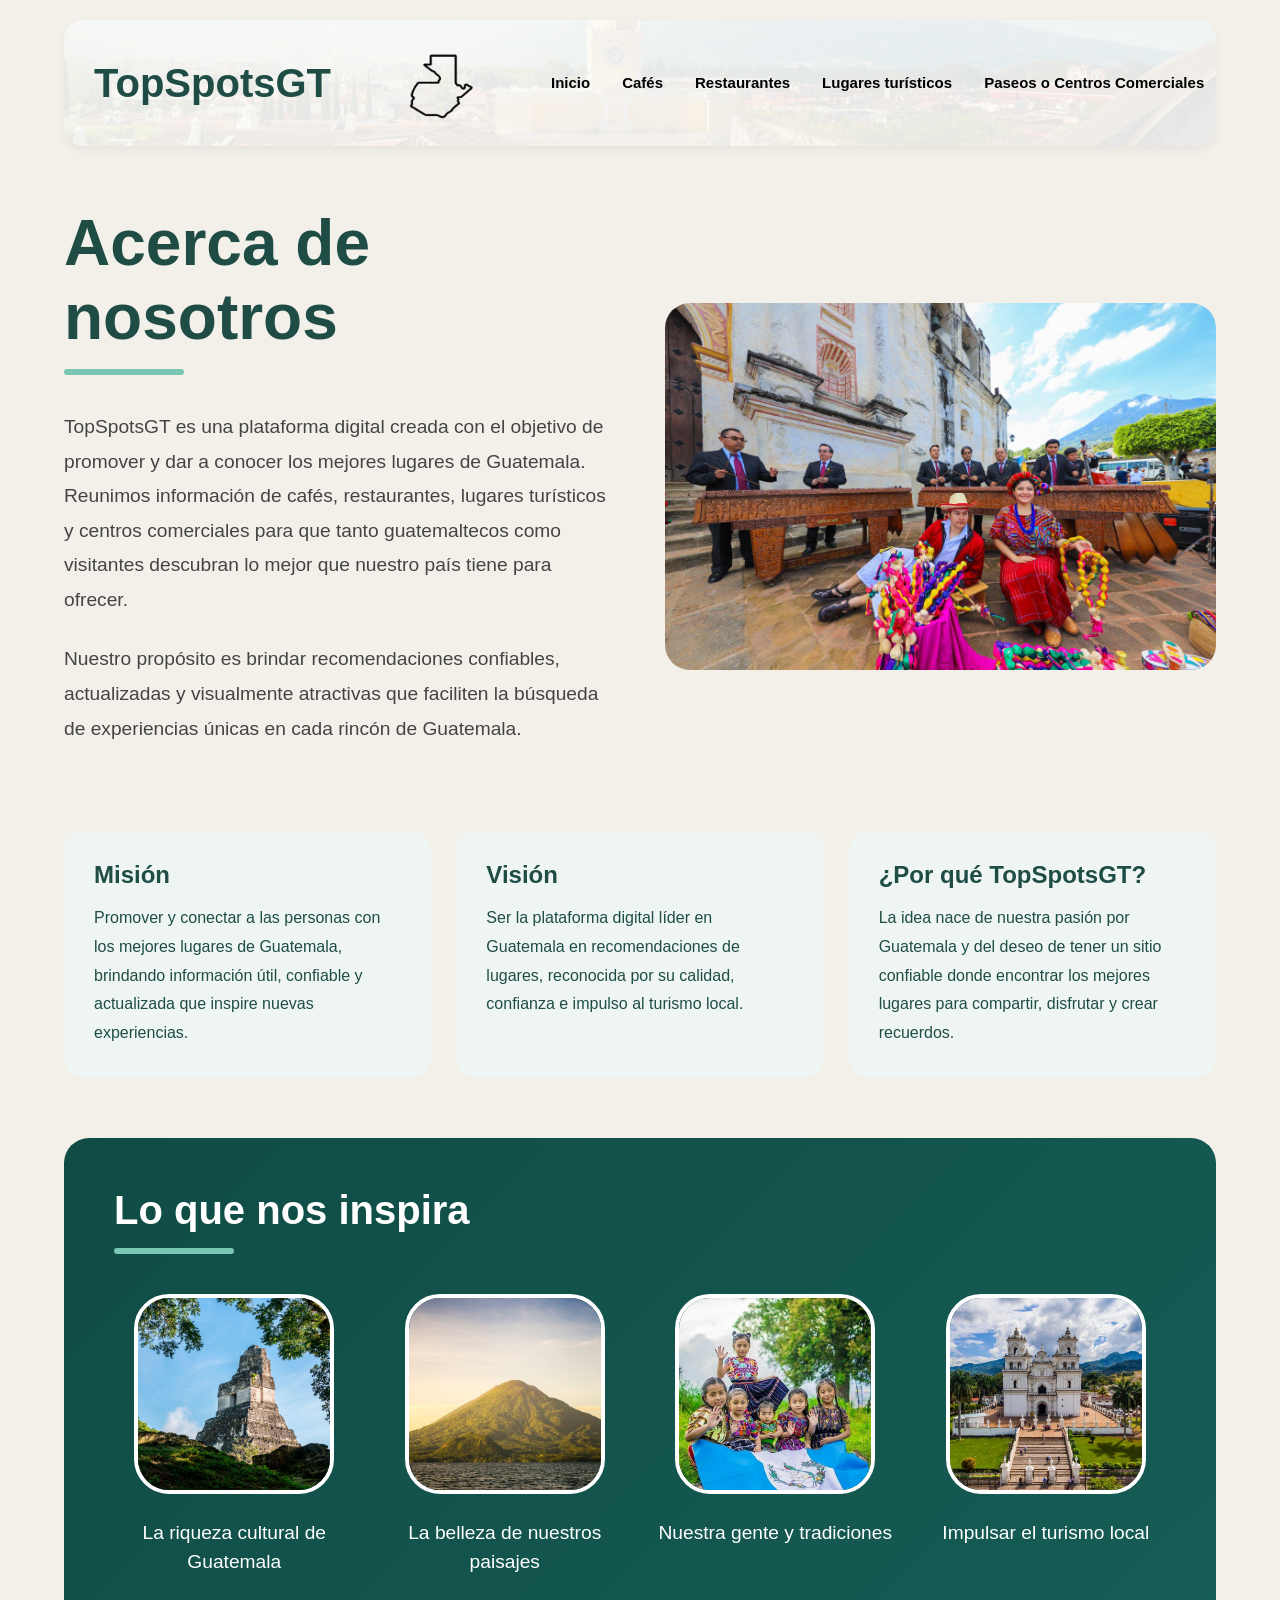
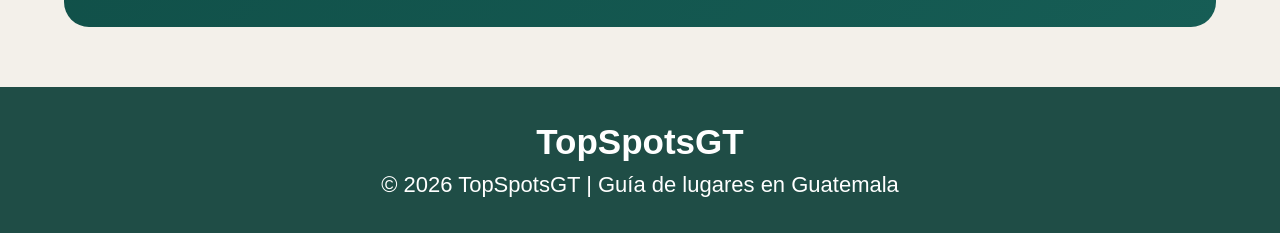
<file: acerca.html>
<!DOCTYPE html>
<html lang="es">

<head>

    <meta charset="UTF-8">

    <meta name="viewport" content="width=device-width, initial-scale=1.0">

    <title>Acerca de nosotros | TopSpotsGT</title>

    <link rel="stylesheet" href="style.css">

</head>

<body>

<nav>

    <div class="logo">

        TopSpotsGT

        <img src="img/Guatemala logo.png" alt="Guatemala">

    </div>

    <ul>

        <li><a href="index.html">Inicio</a></li>

        <li><a href="cafes.html">Cafés</a></li>

        <li><a href="restaurantes.html">Restaurantes</a></li>

        <li><a href="turismo.html">Lugares turísticos</a></li>

        <li><a href="comerciales.html">Paseos o Centros Comerciales</a></li>

        <li><a href="acerca.html" class="active">Acerca de nosotros</a></li>


    </ul>

</nav>

<section class="about-hero">

    <div class="about-text">

        <h1>Acerca de nosotros</h1>

        <div class="line"></div>

        <p>
            TopSpotsGT es una plataforma digital creada con el objetivo de promover y dar a conocer los mejores lugares de Guatemala.
            Reunimos información de cafés, restaurantes, lugares turísticos y centros comerciales para que tanto guatemaltecos como visitantes descubran lo mejor que nuestro país tiene para ofrecer.
        </p>

        <p>
            Nuestro propósito es brindar recomendaciones confiables, actualizadas y visualmente atractivas que faciliten la búsqueda de experiencias únicas en cada rincón de Guatemala.
        </p>

    </div>

    <div class="about-image">

        <img src="img/acerca.jpg" alt="Acerca de nosotros">

    </div>

</section>

<section class="about-cards">

    <div class="about-card">

        <h2>Misión</h2>

        <p>
            Promover y conectar a las personas con los mejores lugares de Guatemala, brindando información útil, confiable y actualizada que inspire nuevas experiencias.
        </p>

    </div>

    <div class="about-card">

        <h2>Visión</h2>

        <p>
            Ser la plataforma digital líder en Guatemala en recomendaciones de lugares, reconocida por su calidad, confianza e impulso al turismo local.
        </p>

    </div>

    <div class="about-card">

        <h2>¿Por qué TopSpotsGT?</h2>

        <p>
            La idea nace de nuestra pasión por Guatemala y del deseo de tener un sitio confiable donde encontrar los mejores lugares para compartir, disfrutar y crear recuerdos.
        </p>

    </div>

</section>

<section class="inspiration">

    <h2>Lo que nos inspira</h2>

    <div class="line"></div>

    <div class="inspiration-grid">

        <div class="inspiration-item">

            <img src="img/cultura.jpg" alt="Cultura de Guatemala" class="inspire-img">

            <p>
                La riqueza cultural de Guatemala
            </p>

        </div>

        <div class="inspiration-item">

            <img src="img/paisaje.jpg" alt="Paisajes de Guatemala" class="inspire-img">

            <p>
                La belleza de nuestros paisajes
            </p>

        </div>

        <div class="inspiration-item">

            <img src="img/tradicion.jpg" alt="Tradiciones de Guatemala" class="inspire-img">

            <p>
                Nuestra gente y tradiciones
            </p>

        </div>

        <div class="inspiration-item">

            <img src="img/turistico.jpg" alt="Turismo en Guatemala" class="inspire-img">

            <p>
                Impulsar el turismo local
            </p>

        </div>

    </div>

</section>

<footer>

    <h3>
        TopSpotsGT
    </h3>

    <p>
        © 2026 TopSpotsGT | Guía de lugares en Guatemala
    </p>

</footer>

</body>

</html>
</file>
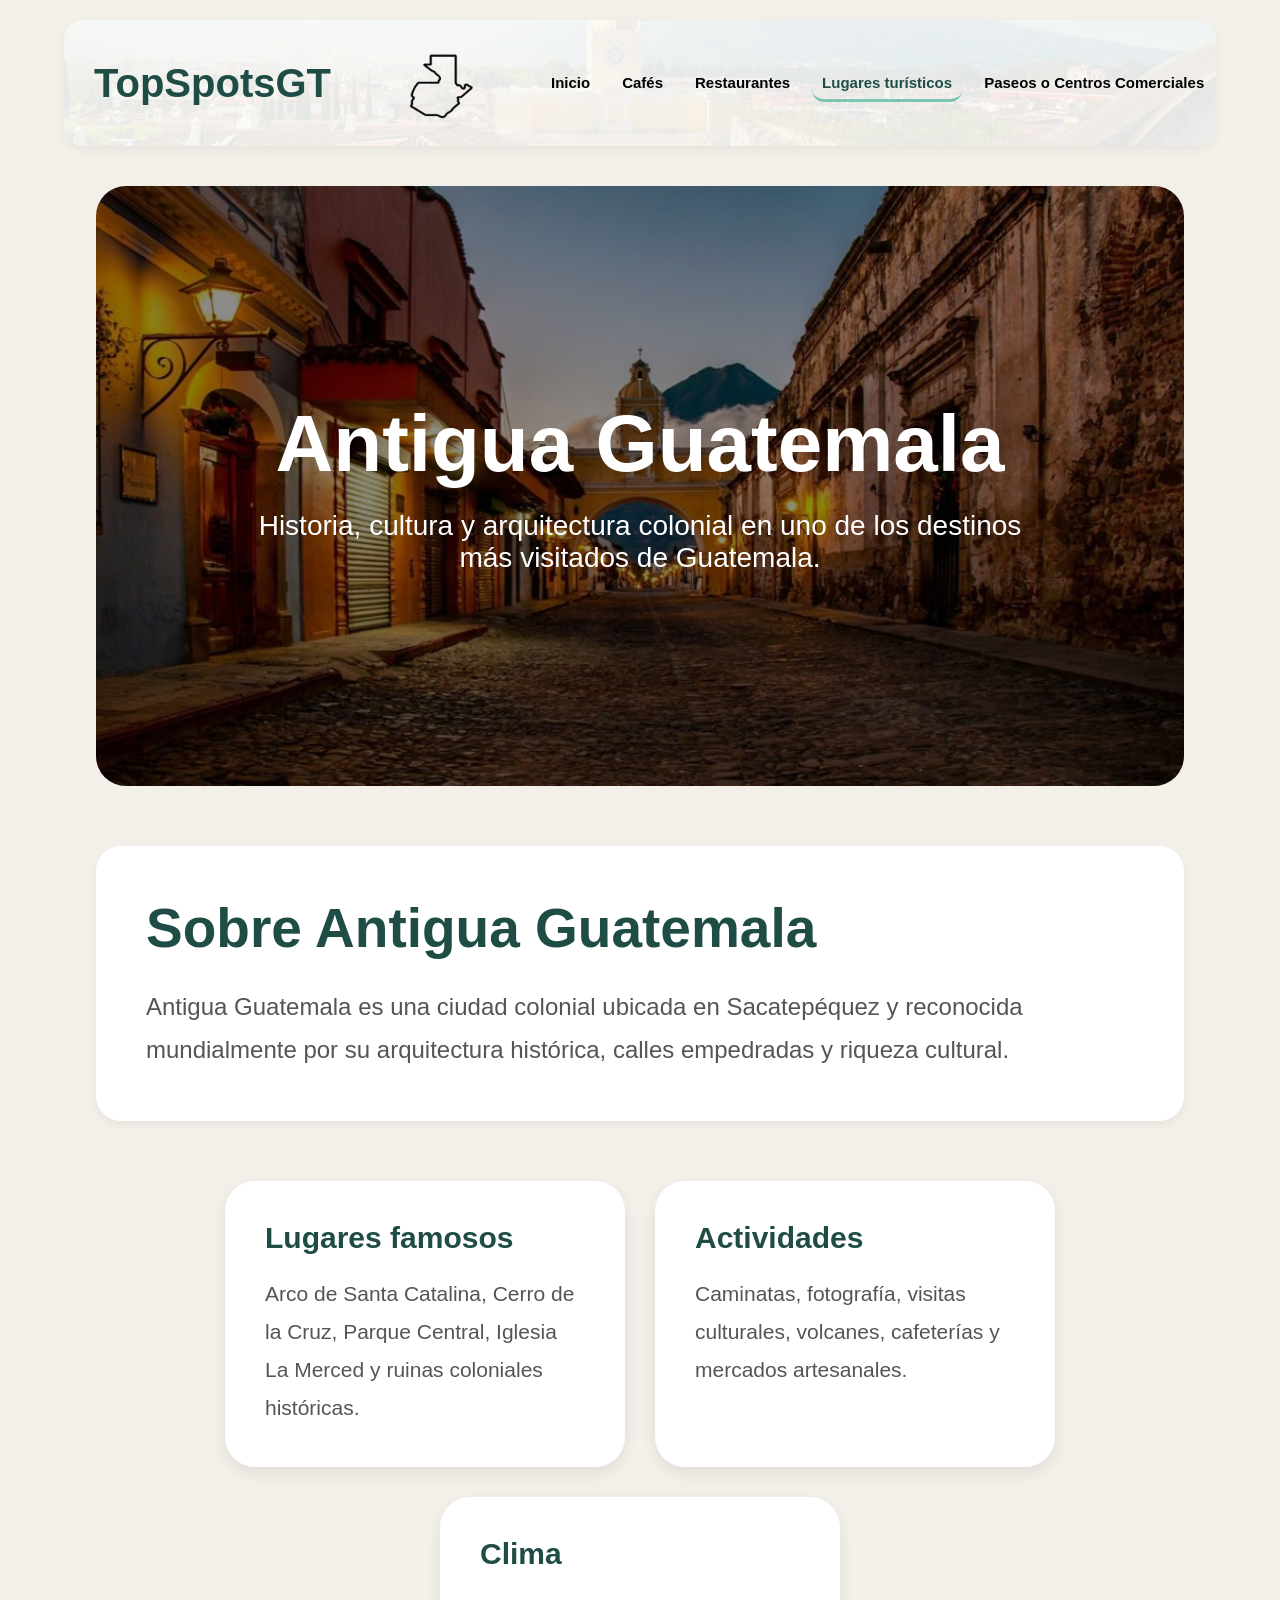
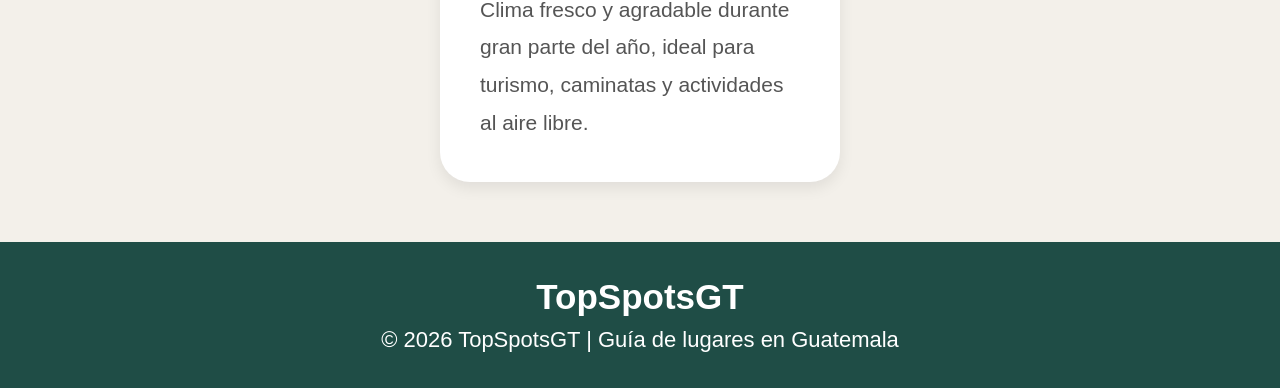
<file: antigua.html>
<!DOCTYPE html>
<html lang="es">

<head>

    <meta charset="UTF-8">

    <meta name="viewport" content="width=device-width, initial-scale=1.0">

    <title>Antigua Guatemala | TopSpotsGT</title>

    <link rel="stylesheet" href="style.css">

</head>

<body>

<nav>

    <div class="logo">

        TopSpotsGT

        <img src="img/Guatemala logo.png" alt="Guatemala">

    </div>

    <ul>

        <li><a href="index.html">Inicio</a></li>

        <li><a href="cafes.html">Cafés</a></li>

        <li><a href="restaurantes.html">Restaurantes</a></li>

        <li><a href="turismo.html" class="active">Lugares turísticos</a></li>

        <li><a href="comerciales.html">Paseos o Centros Comerciales</a></li>

        <li><a href="acerca.html">Acerca de nosotros</a></li>

    </ul>

</nav>
<section class="tourism-hero antigua-bg">

    <div class="tourism-overlay">

        <h1>
            Antigua Guatemala
        </h1>

        <p>
            Historia, cultura y arquitectura colonial
            en uno de los destinos más visitados de Guatemala.
        </p>

    </div>

</section>

<section class="info-section">

    <h2>
        Sobre Antigua Guatemala
    </h2>

    <p>
        Antigua Guatemala es una ciudad colonial
        ubicada en Sacatepéquez
        y reconocida mundialmente
        por su arquitectura histórica,
        calles empedradas
        y riqueza cultural.
    </p>

</section>

<section class="cards-section">

    <div class="mini-card">

        <h3>
            Lugares famosos
        </h3>

        <p>
            Arco de Santa Catalina,
            Cerro de la Cruz,
            Parque Central,
            Iglesia La Merced
            y ruinas coloniales históricas.
        </p>

    </div>

    <div class="mini-card">

        <h3>
            Actividades
        </h3>

        <p>
            Caminatas,
            fotografía,
            visitas culturales,
            volcanes,
            cafeterías
            y mercados artesanales.
        </p>

    </div>

    <div class="mini-card">

        <h3>
            Clima
        </h3>

        <p>
            Clima fresco y agradable
            durante gran parte del año,
            ideal para turismo,
            caminatas y actividades al aire libre.
        </p>

    </div>

</section>

<footer>

    <h3>
        TopSpotsGT
    </h3>

    <p>
        © 2026 TopSpotsGT | Guía de lugares en Guatemala
    </p>

</footer>

</body>
</html>
</file>
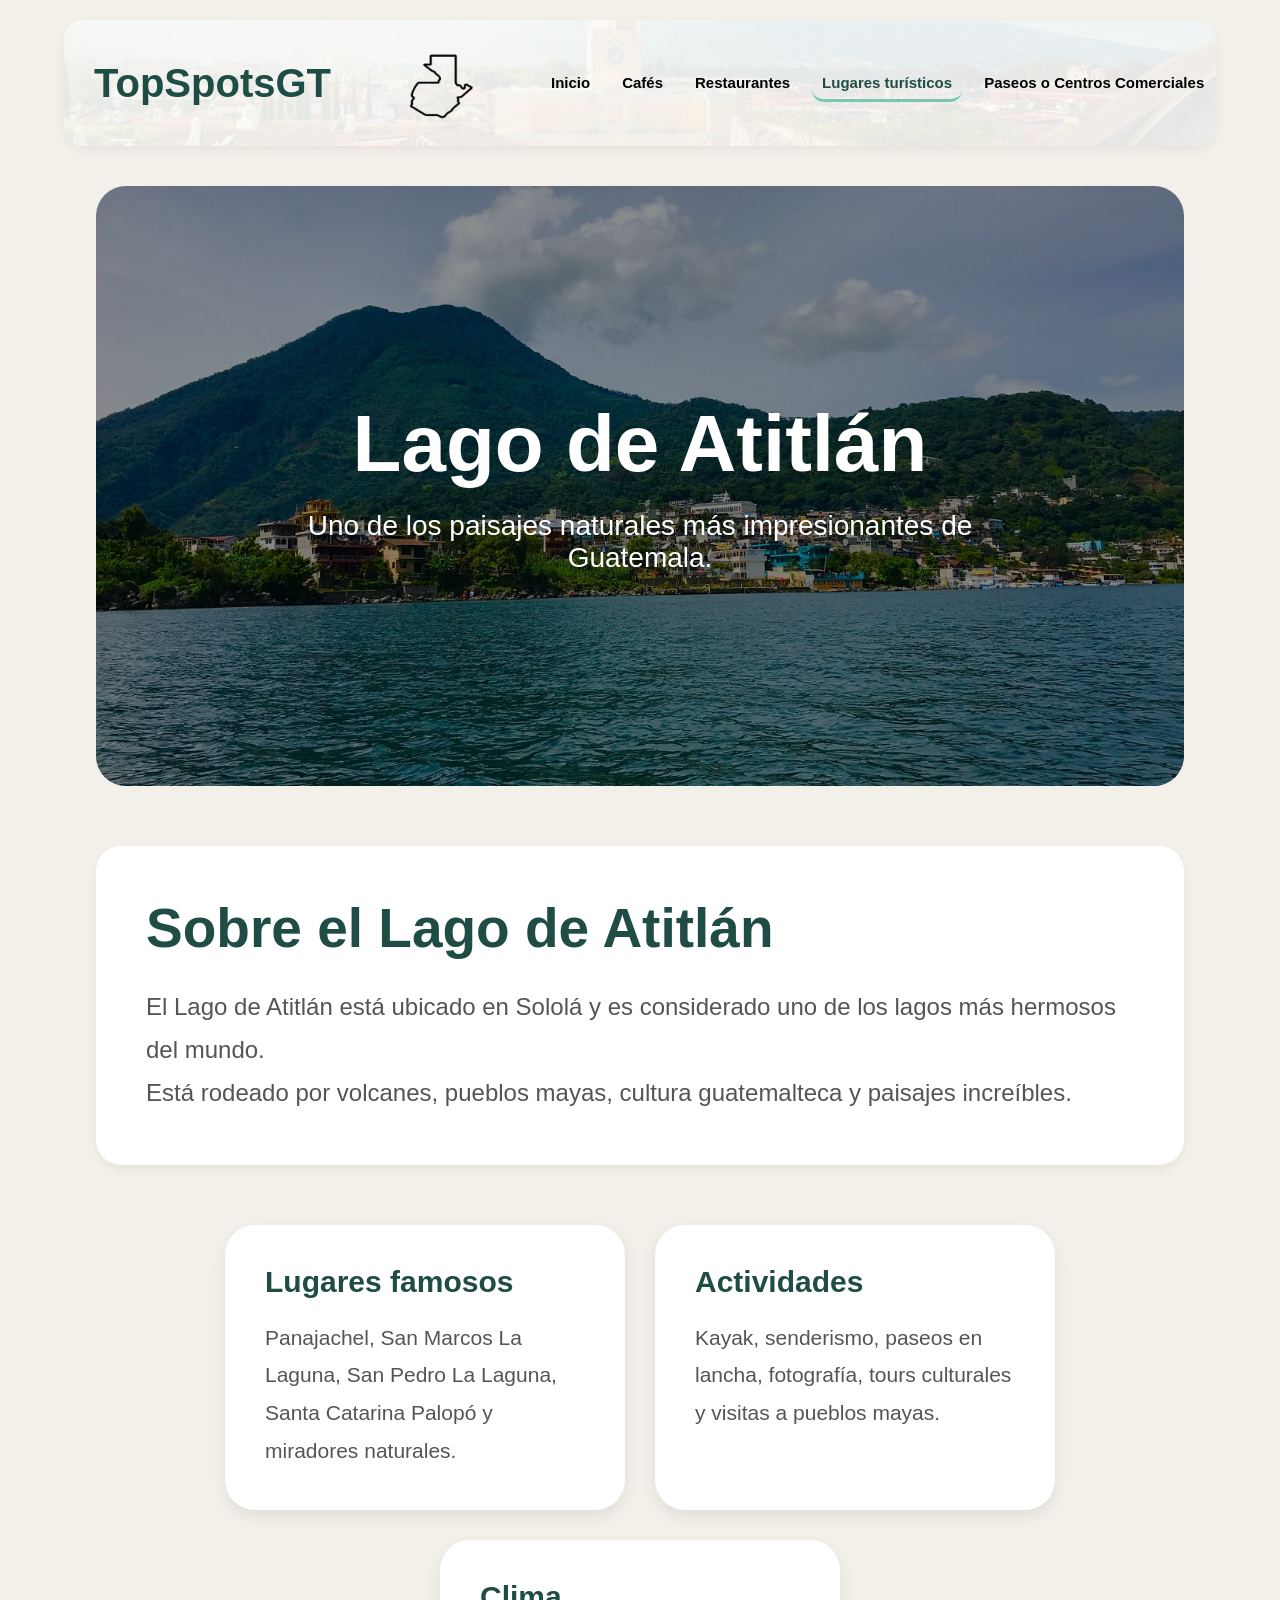
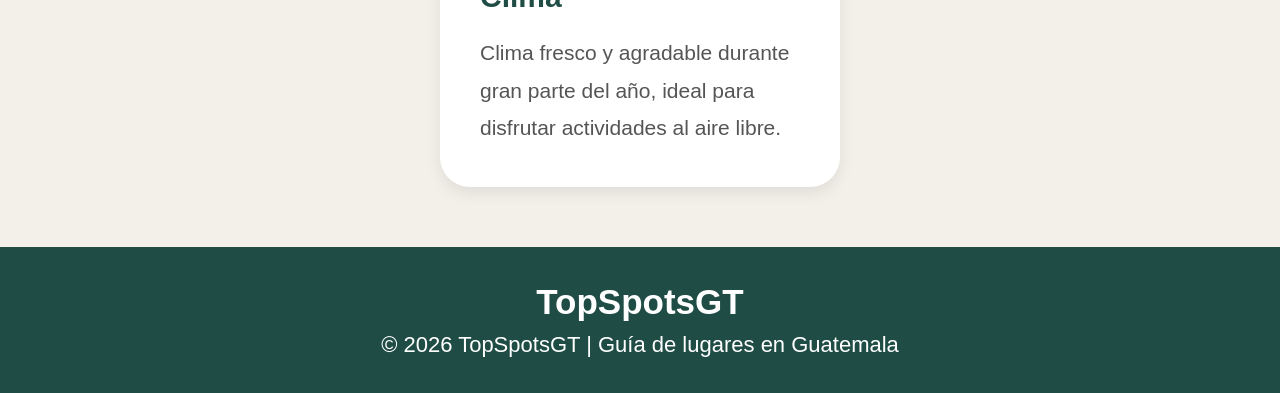
<file: atitlan.html>
<!DOCTYPE html>
<html lang="es">

<head>

    <meta charset="UTF-8">

    <meta name="viewport" content="width=device-width, initial-scale=1.0">

    <title>Lago de Atitlán | TopSpotsGT</title>

    <link rel="stylesheet" href="style.css">

</head>

<body>

<nav>

    <div class="logo">

        TopSpotsGT

        <img src="img/Guatemala logo.png" alt="Guatemala">

    </div>

    <ul>

        <li><a href="index.html">Inicio</a></li>

        <li><a href="cafes.html">Cafés</a></li>

        <li><a href="restaurantes.html">Restaurantes</a></li>

        <li><a href="turismo.html" class="active">Lugares turísticos</a></li>

        <li><a href="comerciales.html">Paseos o Centros Comerciales</a></li>

        <li><a href="acerca.html">Acerca de nosotros</a></li>

    </ul>

</nav>

<section class="tourism-hero atitlan-bg">

    <div class="tourism-overlay">

        <h1>
            Lago de Atitlán
        </h1>

        <p>
            Uno de los paisajes naturales
            más impresionantes de Guatemala.
        </p>

    </div>

</section>

<section class="info-section">

    <h2>
        Sobre el Lago de Atitlán
    </h2>

    <p>
        El Lago de Atitlán está ubicado en Sololá
        y es considerado uno de los lagos
        más hermosos del mundo.
    </p>

    <p>
        Está rodeado por volcanes,
        pueblos mayas,
        cultura guatemalteca
        y paisajes increíbles.
    </p>

</section>

<section class="cards-section">

    <div class="mini-card">

        <h3>
            Lugares famosos
        </h3>

        <p>
            Panajachel,
            San Marcos La Laguna,
            San Pedro La Laguna,
            Santa Catarina Palopó
            y miradores naturales.
        </p>

    </div>

    <div class="mini-card">

        <h3>
            Actividades
        </h3>

        <p>
            Kayak,
            senderismo,
            paseos en lancha,
            fotografía,
            tours culturales
            y visitas a pueblos mayas.
        </p>

    </div>

    <div class="mini-card">

        <h3>
            Clima
        </h3>

        <p>
            Clima fresco y agradable
            durante gran parte del año,
            ideal para disfrutar
            actividades al aire libre.
        </p>

    </div>

</section>

<footer>

    <h3>
        TopSpotsGT
    </h3>

    <p>
        © 2026 TopSpotsGT | Guía de lugares en Guatemala
    </p>

</footer>

</body>
</html>
</file>
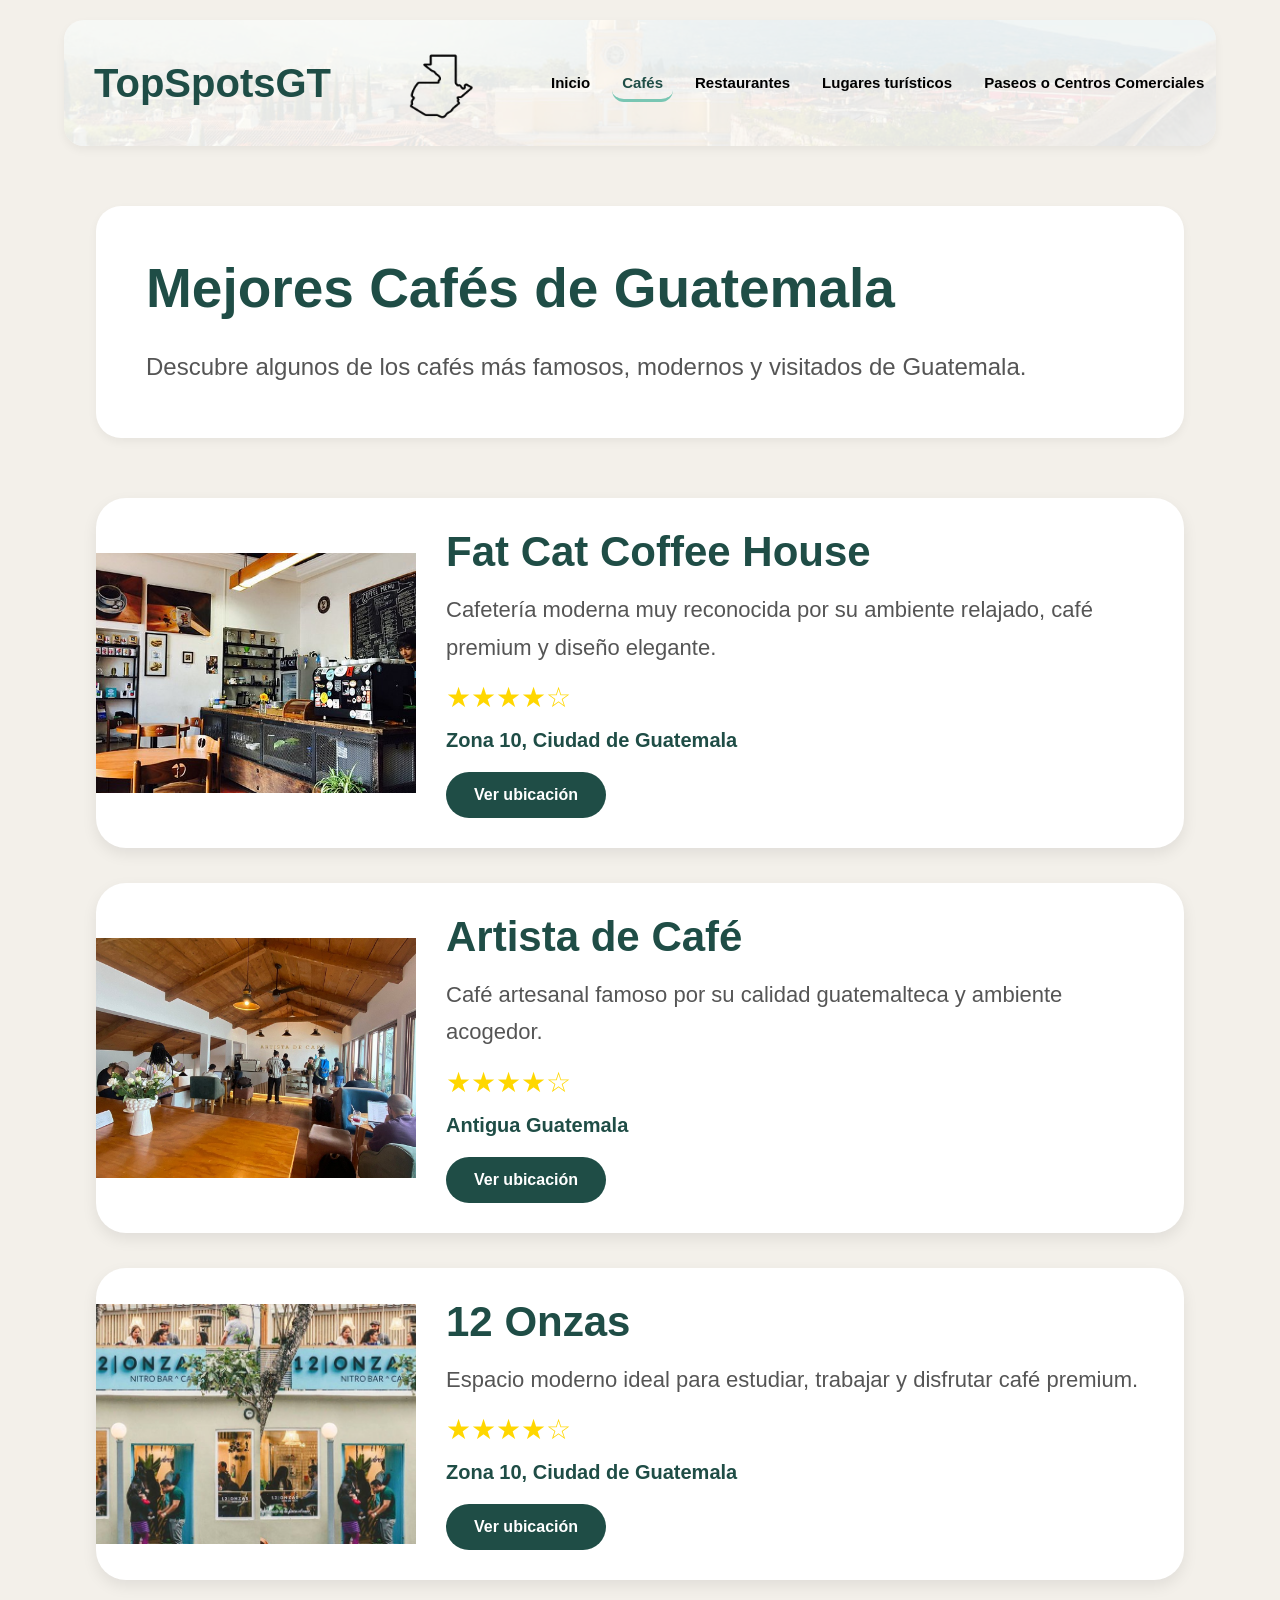
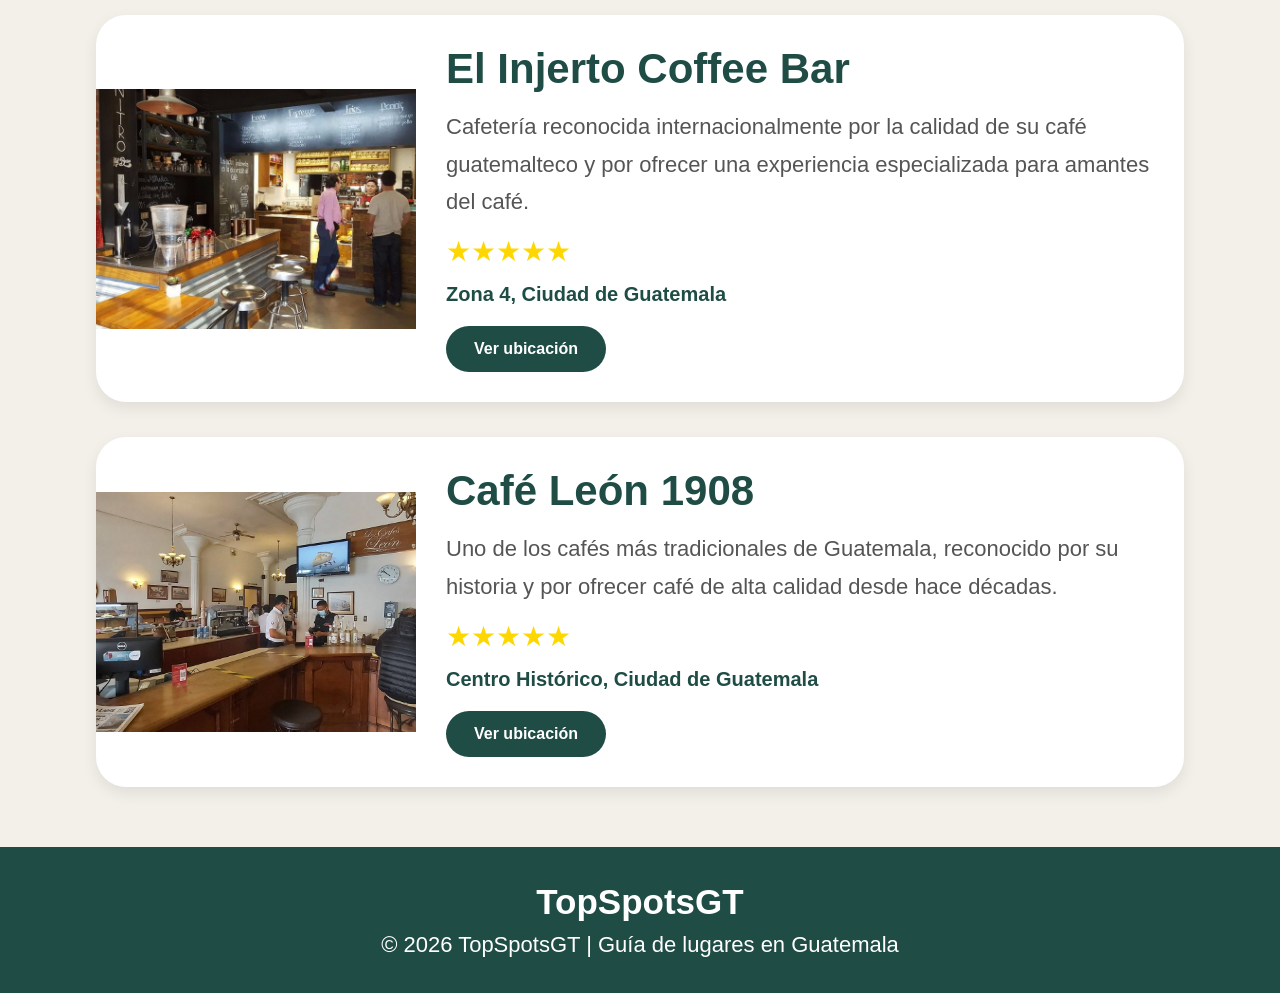
<file: cafes.html>
<!DOCTYPE html>
<html lang="es">

<head>

    <meta charset="UTF-8">

    <meta name="viewport" content="width=device-width, initial-scale=1.0">

    <title>Cafés | TopSpotsGT</title>

    <link rel="stylesheet" href="style.css">

</head>

<body>

<nav>

    <div class="logo">

        TopSpotsGT

        <img src="img/Guatemala logo.png" alt="Guatemala">

    </div>

    <ul>

        <li><a href="index.html">Inicio</a></li>

       <li><a href="cafes.html" class="active">Cafés</a></li>

        <li><a href="restaurantes.html">Restaurantes</a></li>

        <li><a href="turismo.html">Lugares turísticos</a></li>

        <li><a href="comerciales.html">Paseos o Centros Comerciales</a></li>

        <li><a href="acerca.html">Acerca de nosotros</a></li>

    </ul>

</nav>

<section class="info-section">

    <h2>
        Mejores Cafés de Guatemala
    </h2>

    <p>
        Descubre algunos de los cafés más famosos,
        modernos y visitados de Guatemala.
    </p>

</section>

<section class="list-section">

    <div class="place-row">

        <img src="img/fat.jpg">

        <div class="place-info">

            <h2>
                Fat Cat Coffee House
            </h2>

            <p>
                Cafetería moderna muy reconocida
                por su ambiente relajado,
                café premium y diseño elegante.
            </p>

            <div class="place-stars">
                ★★★★☆
            </div>

            <div class="place-address">
                Zona 10, Ciudad de Guatemala
            </div>

            <a class="location-btn"
            href="https://www.google.com/maps/search/?api=1&query=Fat+Cat+Coffee+House+Guatemala"
            target="_blank">

                Ver ubicación

            </a>

        </div>

    </div>

    <div class="place-row">

        <img src="img/artista.jpg">

        <div class="place-info">

            <h2>
                Artista de Café
            </h2>

            <p>
                Café artesanal famoso
                por su calidad guatemalteca
                y ambiente acogedor.
            </p>

            <div class="place-stars">
                ★★★★☆
            </div>

            <div class="place-address">
                Antigua Guatemala
            </div>

            <a class="location-btn"
            href="https://www.google.com/maps/search/?api=1&query=Artista+de+Cafe+Antigua+Guatemala"
            target="_blank">

                Ver ubicación

            </a>

        </div>

    </div>

    <div class="place-row">

        <img src="img/12.jpg">

        <div class="place-info">

            <h2>
                12 Onzas
            </h2>

            <p>
                Espacio moderno ideal
                para estudiar, trabajar
                y disfrutar café premium.
            </p>

            <div class="place-stars">
                ★★★★☆
            </div>

            <div class="place-address">
                Zona 10, Ciudad de Guatemala
            </div>

            <a class="location-btn"
            href="https://maps.app.goo.gl/1oBot3U8PCG8Z4TZ6"
            target="_blank">

                Ver ubicación

            </a>

        </div>

    </div>

    <div class="place-row">

    <img src="img/injerto.jpg">

    <div class="place-info">

        <h2>
            El Injerto Coffee Bar
        </h2>

        <p>
            Cafetería reconocida internacionalmente por la calidad de su café guatemalteco y por ofrecer una experiencia especializada para amantes del café.
        </p>

        <div class="place-stars">
            ★★★★★
        </div>

        <div class="place-address">
            Zona 4, Ciudad de Guatemala
        </div>

        <a class="location-btn"
        href="https://www.google.com/maps/search/?api=1&query=El+Injerto+Coffee+Bar+Guatemala"
        target="_blank">

            Ver ubicación

        </a>

    </div>

</div>

<div class="place-row">

    <img src="img/leon.jpg">

    <div class="place-info">

        <h2>
            Café León 1908
        </h2>

        <p>
            Uno de los cafés más tradicionales de Guatemala, reconocido por su historia y por ofrecer café de alta calidad desde hace décadas.
        </p>

        <div class="place-stars">
            ★★★★★
        </div>

        <div class="place-address">
            Centro Histórico, Ciudad de Guatemala
        </div>

        <a class="location-btn"
        href="https://www.google.com/maps/place/Caf%C3%A9+Le%C3%B3n/@14.6090482,-90.5277394,14z/data=!3m1!5s0x8589a216a64aff39:0x57c73957071a7425!4m6!3m5!1s0x8589a216a63481b3:0xc8da45babb0c813d!8m2!3d14.6398581!4d-90.5118159!16s%2Fg%2F1ptzg41ny?entry=ttu&g_ep=EgoyMDI2MDUyNy4wIKXMDSoASAFQAw%3D%3D"
        target="_blank">

            Ver ubicación

        </a>

    </div>

</div>

</section>

<footer>

    <h3>
        TopSpotsGT
    </h3>

    <p>
        © 2026 TopSpotsGT | Guía de lugares en Guatemala
    </p>

</footer>

</body>
</html>
</file>
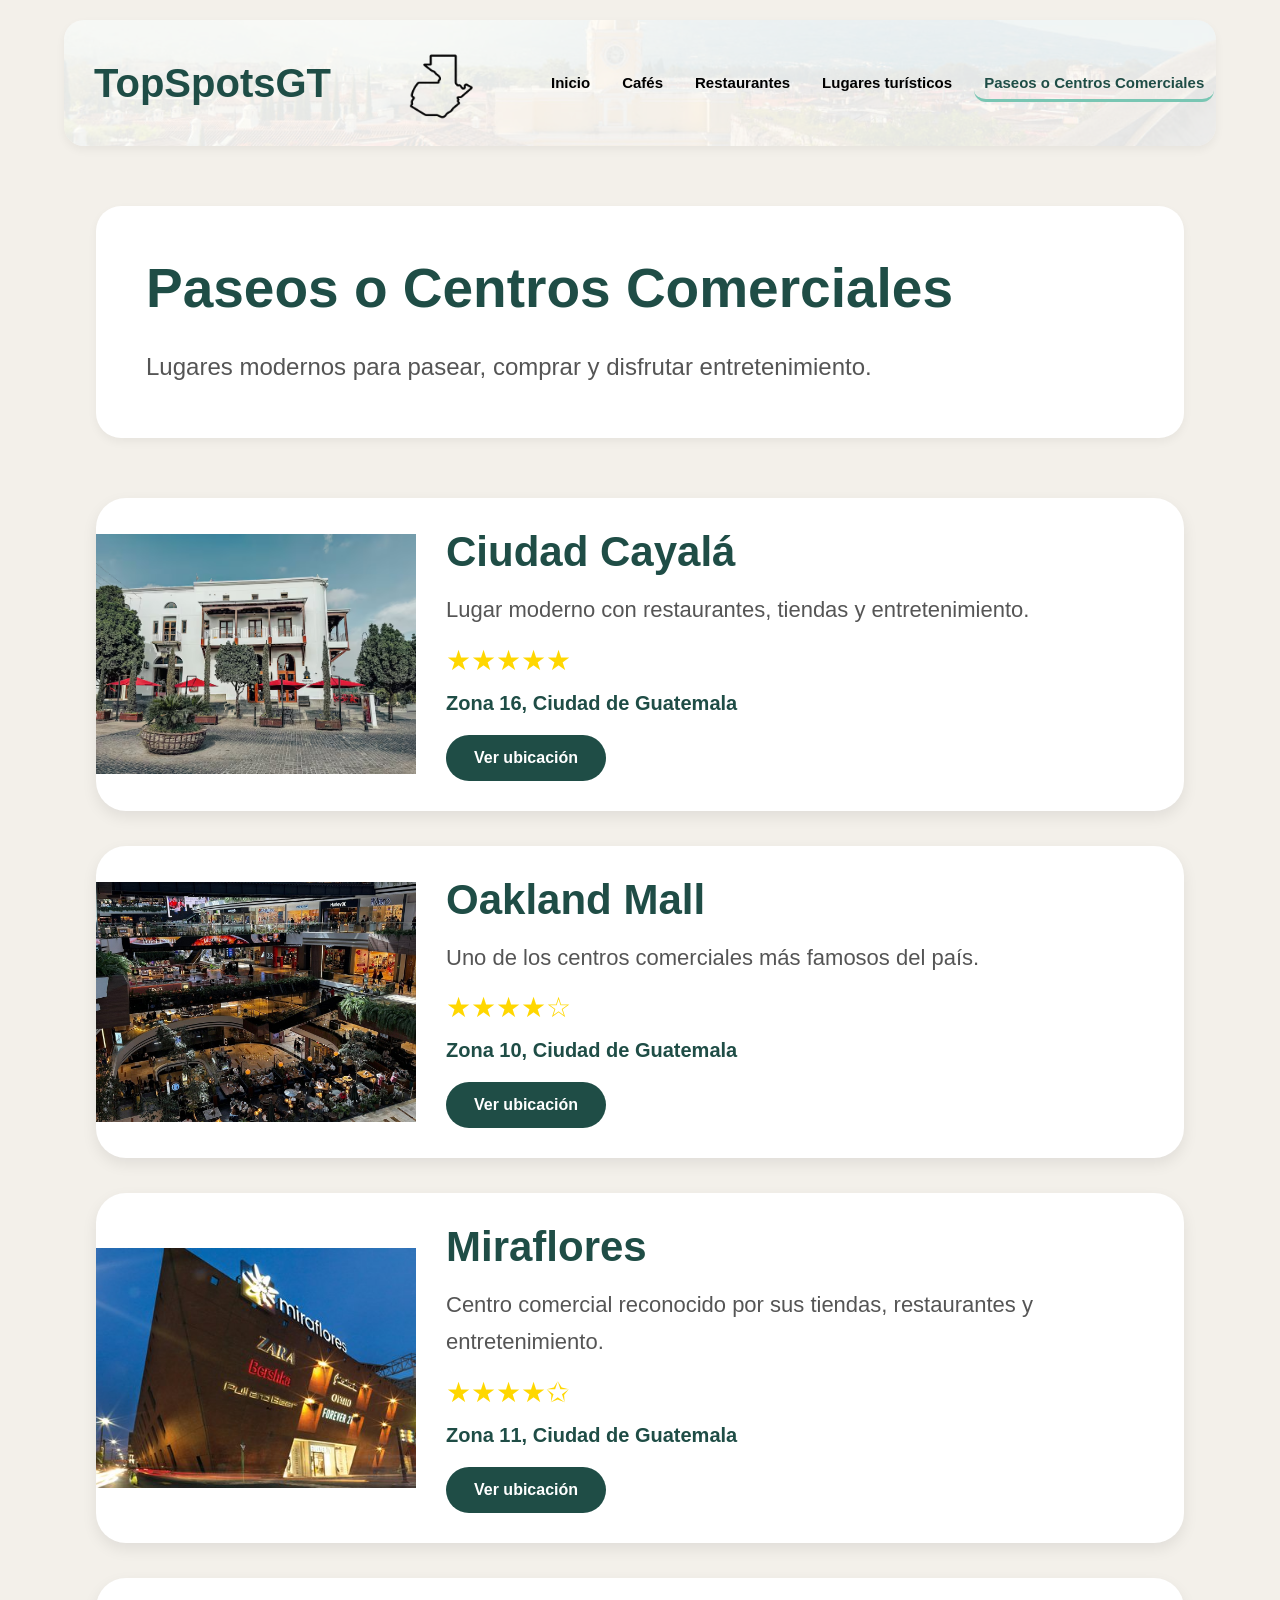
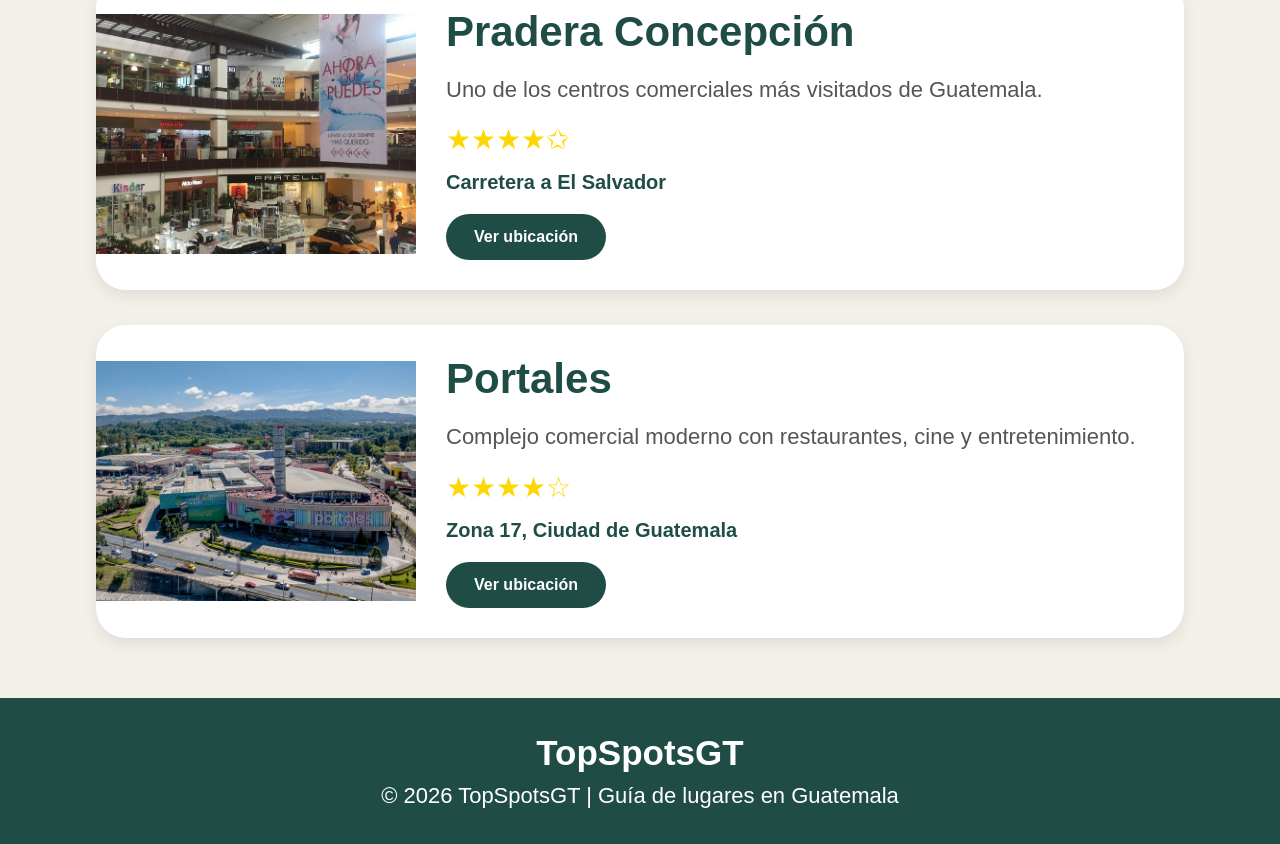
<file: comerciales.html>
<!DOCTYPE html>
<html lang="es">

<head>
    <meta charset="UTF-8">
    <meta name="viewport" content="width=device-width, initial-scale=1.0">
    <title>Paseos o Centros Comerciales | TopSpotsGT</title>
    <link rel="stylesheet" href="style.css">
</head>

<body>

<nav>

    <div class="logo">

        TopSpotsGT

        <img src="img/Guatemala logo.png" alt="Guatemala">

    </div>

    <ul>

        <li><a href="index.html">Inicio</a></li>

        <li><a href="cafes.html">Cafés</a></li>

        <li><a href="restaurantes.html">Restaurantes</a></li>

        <li><a href="turismo.html">Lugares turísticos</a></li>

        <li><a href="comerciales.html"class="active">Paseos o Centros Comerciales</a></li>

        <li><a href="acerca.html">Acerca de nosotros</a></li>

    </ul>

</nav>

<section class="info-section">

    <h2>
        Paseos o Centros Comerciales
    </h2>

    <p>
        Lugares modernos para pasear, comprar y disfrutar entretenimiento.
    </p>

</section>

<section class="list-section">

    <div class="place-row">

        <img src="img/cayala.jpg">

        <div class="place-info">

            <h2>
                Ciudad Cayalá
            </h2>

            <p>
                Lugar moderno con restaurantes, tiendas y entretenimiento.
            </p>

            <div class="place-stars">
                ★★★★★
            </div>

            <div class="place-address">
                Zona 16, Ciudad de Guatemala
            </div>

            <a class="location-btn"
            href="https://www.google.com/maps/search/?api=1&query=Ciudad+Cayala+Zona+16"
            target="_blank">

                Ver ubicación

            </a>

        </div>

    </div>

    <div class="place-row">

        <img src="img/oakland.jpg">

        <div class="place-info">

            <h2>
                Oakland Mall
            </h2>

            <p>
                Uno de los centros comerciales más famosos del país.
            </p>

            <div class="place-stars">
                ★★★★☆
            </div>

            <div class="place-address">
                Zona 10, Ciudad de Guatemala
            </div>

            <a class="location-btn"
            href="https://www.google.com/maps/search/?api=1&query=Oakland+Mall+Guatemala"
            target="_blank">

                Ver ubicación

            </a>

        </div>

    </div>

    <div class="place-row">

    <img src="img/mira.jpg">

    <div class="place-info">

        <h2>
            Miraflores
        </h2>

        <p>
            Centro comercial reconocido por sus tiendas, restaurantes y entretenimiento.
        </p>

        <div class="place-stars">
            ★★★★✩
        </div>

        <div class="place-address">
            Zona 11, Ciudad de Guatemala
        </div>

        <a class="location-btn"
        href="https://www.google.com/maps/search/?api=1&query=Miraflores+Guatemala"
        target="_blank">

            Ver ubicación

        </a>

    </div>

</div>

<div class="place-row">

    <img src="img/pradera.jpg">

    <div class="place-info">

        <h2>
            Pradera Concepción
        </h2>

        <p>
            Uno de los centros comerciales más visitados de Guatemala.
        </p>

        <div class="place-stars">
            ★★★★✩
        </div>

        <div class="place-address">
            Carretera a El Salvador
        </div>

        <a class="location-btn"
        href="https://www.google.com/maps/search/?api=1&query=Pradera+Concepcion"
        target="_blank">

            Ver ubicación

        </a>

    </div>

</div>

<div class="place-row">

    <img src="img/portales.jpg">

    <div class="place-info">

        <h2>
            Portales
        </h2>

        <p>
            Complejo comercial moderno con restaurantes, cine y entretenimiento.
        </p>

        <div class="place-stars">
            ★★★★☆
        </div>

        <div class="place-address">
            Zona 17, Ciudad de Guatemala
        </div>

        <a class="location-btn"
        href="https://www.google.com/maps/search/?api=1&query=Portales+Guatemala"
        target="_blank">

            Ver ubicación

        </a>

    </div>

</div>

</section>

<footer>

    <h3>
        TopSpotsGT
    </h3>

    <p>
        © 2026 TopSpotsGT | Guía de lugares en Guatemala
    </p>

</footer>

</body>
</html>
</file>
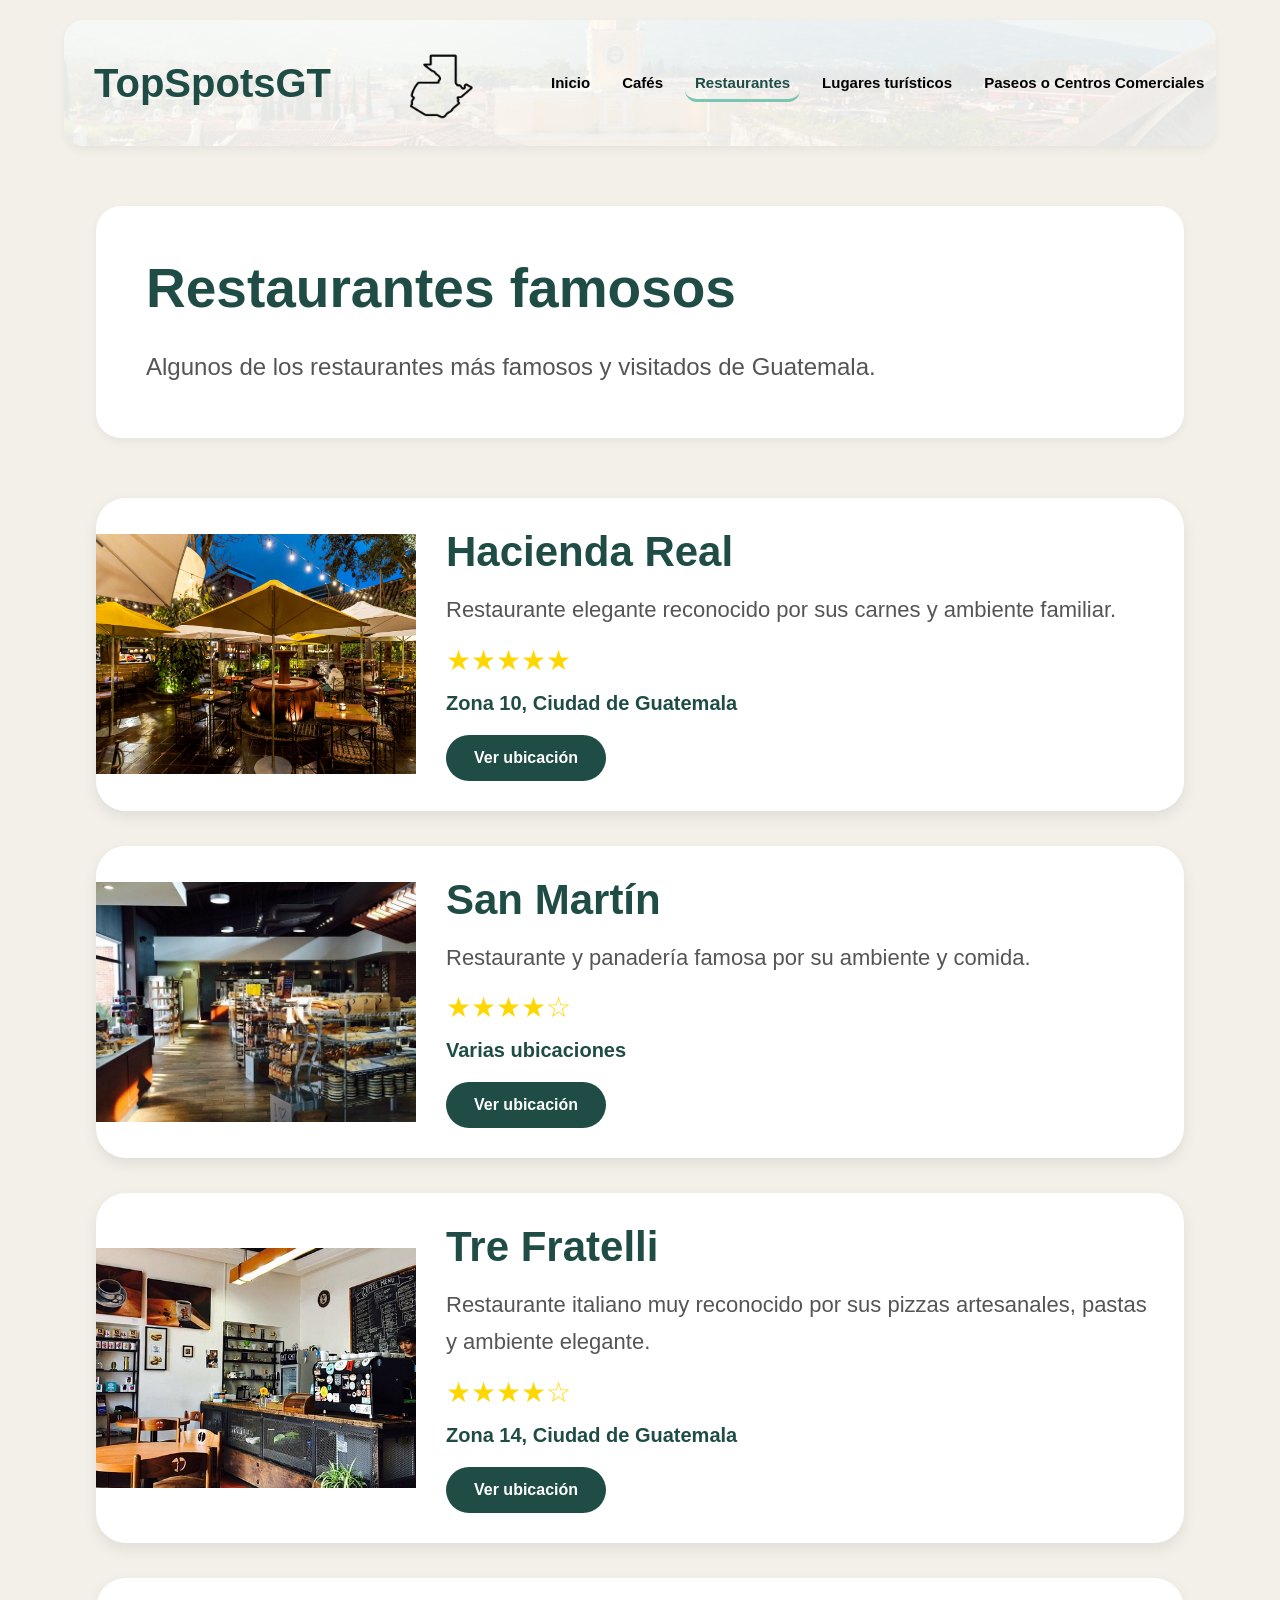
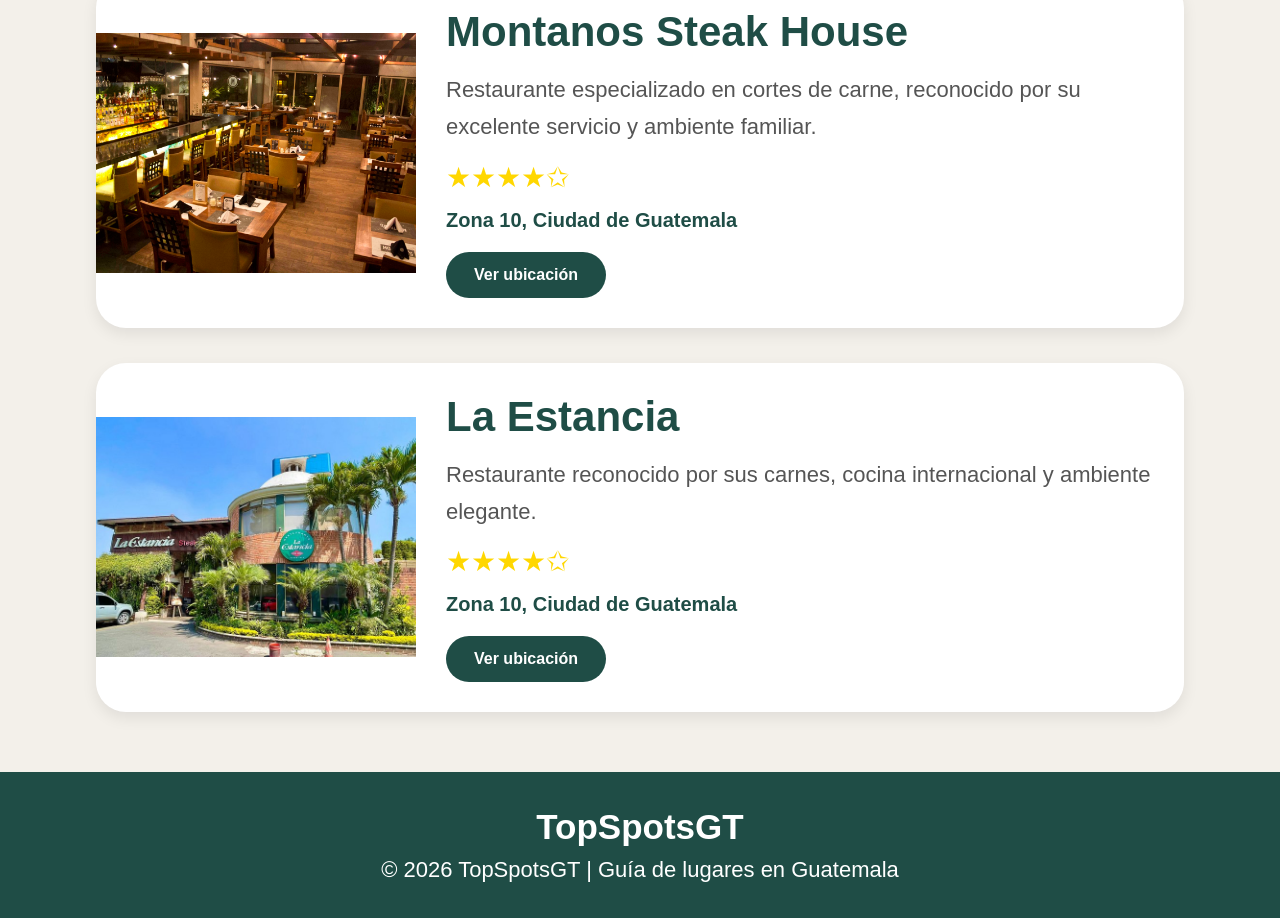
<file: restaurantes.html>
<!DOCTYPE html>
<html lang="es">

<head>
    <meta charset="UTF-8">
    <meta name="viewport" content="width=device-width, initial-scale=1.0">
    <title>Restaurantes | TopSpotsGT</title>
    <link rel="stylesheet" href="style.css">
</head>

<body>

<nav>

    <div class="logo">

        TopSpotsGT

        <img src="img/Guatemala logo.png" alt="Guatemala">

    </div>

    <ul>

        <li><a href="index.html">Inicio</a></li>

        <li><a href="cafes.html">Cafés</a></li>

        <li><a href="restaurantes.html" class="active">Restaurantes</a></li>

        <li><a href="turismo.html">Lugares turísticos</a></li>

        <li><a href="comerciales.html">Paseos o Centros Comerciales</a></li>

        <li><a href="acerca.html">Acerca de nosotros</a></li>

    </ul>

</nav>

<section class="info-section">

    <h2>
        Restaurantes famosos
    </h2>

    <p>
        Algunos de los restaurantes más famosos y visitados de Guatemala.
    </p>

</section>

<section class="list-section">

    <div class="place-row">

        <img src="img/hacienda.jpg">

        <div class="place-info">

            <h2>
                Hacienda Real
            </h2>

            <p>
                Restaurante elegante reconocido por sus carnes y ambiente familiar.
            </p>

            <div class="place-stars">
                ★★★★★
            </div>

            <div class="place-address">
                Zona 10, Ciudad de Guatemala
            </div>

            <a class="location-btn"
            href="https://www.google.com/maps/search/?api=1&query=Hacienda+Real+Zona+10+Guatemala"
            target="_blank">

                Ver ubicación

            </a>

        </div>

    </div>

    <div class="place-row">

        <img src="img/sanmartin.jpg">

        <div class="place-info">

            <h2>
                San Martín
            </h2>

            <p>
                Restaurante y panadería famosa por su ambiente y comida.
            </p>

            <div class="place-stars">
                ★★★★☆
            </div>

            <div class="place-address">
                Varias ubicaciones
            </div>

            <a class="location-btn"
            href="https://www.google.com/maps/search/?api=1&query=San+Martin+Guatemala"
            target="_blank">

                Ver ubicación

            </a>

        </div>

    </div>

    <div class="place-row">

    <img src="img/fat.jpg">

    <div class="place-info">

        <h2>
            Tre Fratelli
        </h2>

        <p>
            Restaurante italiano muy reconocido por sus pizzas artesanales,
            pastas y ambiente elegante.
        </p>

        <div class="place-stars">
            ★★★★☆
        </div>

        <div class="place-address">
            Zona 14, Ciudad de Guatemala
        </div>

        <a class="location-btn"
        href="https://www.google.com/maps/search/?api=1&query=Tre+Fratelli+Guatemala"
        target="_blank">

            Ver ubicación

        </a>

    </div>

</div>

<div class="place-row">

    <img src="img/montanos.jpg">

    <div class="place-info">

        <h2>
            Montanos Steak House
        </h2>

        <p>
            Restaurante especializado en cortes de carne,
            reconocido por su excelente servicio y ambiente familiar.
        </p>

        <div class="place-stars">
            ★★★★✩
        </div>

        <div class="place-address">
            Zona 10, Ciudad de Guatemala
        </div>

        <a class="location-btn"
        href="https://www.google.com/maps/search/?api=1&query=Montanos+Steak+House+Guatemala"
        target="_blank">

            Ver ubicación

        </a>

    </div>

</div>

<div class="place-row">

    <img src="img/estancia.jpg">

    <div class="place-info">

        <h2>
            La Estancia
        </h2>

        <p>
            Restaurante reconocido por sus carnes,
            cocina internacional y ambiente elegante.
        </p>

        <div class="place-stars">
            ★★★★✩
        </div>

        <div class="place-address">
            Zona 10, Ciudad de Guatemala
        </div>

        <a class="location-btn"
        href="https://www.google.com/maps/search/?api=1&query=La+Estancia+Guatemala"
        target="_blank">

            Ver ubicación

        </a>

    </div>

</div>

</section>

<footer>

    <h3>
        TopSpotsGT
    </h3>

    <p>
        © 2026 TopSpotsGT | Guía de lugares en Guatemala
    </p>

</footer>

</body>
</html>
</file>
<file: style.css>
*{
    margin: 0;
    padding: 0;
    box-sizing: border-box;
    font-family: Arial, Helvetica, sans-serif;
}

body{
    background-color: #f3f0ea;
    color: #1f4d46;
}

/* NAVBAR */

nav{
    width: 85%;

    margin: 25px auto;

    background-color: white;

    border-radius: 20px;

    padding: 22px 40px;

    display: flex;

    justify-content: space-between;

    align-items: center;

    box-shadow: 0 4px 10px rgba(0,0,0,0.05);
}

.logo{
    font-size: 40px;

    font-weight: bold;

    color: #1f4d46;
}

nav ul{
    display: flex;

    align-items: center;

    list-style: none;

    gap: 35px;
}


/* HERO */

.hero{
    width: 85%;

    height: 500px;

    margin: auto;

    border-radius: 25px;

    background-image:
    linear-gradient(
        rgba(0,0,0,0.35),
        rgba(0,0,0,0.35)
    ),
    url("img/cayala.jpg");

    background-size: cover;

    background-position: center;

    display: flex;

    justify-content: center;

    align-items: center;

    text-align: center;
}

.hero-content h1{
    color: white;

    font-size: 80px;

    width: 900px;

    margin-bottom: 20px;
}

.hero-content p{
    color: white;

    font-size: 28px;

    margin-bottom: 30px;
}

.hero-content button{
    padding: 18px 40px;

    border: none;

    border-radius: 40px;

    background-color: #1f4d46;

    color: white;

    font-size: 20px;

    font-weight: bold;

    cursor: pointer;

    transition: 0.3s;
}

.hero-content button:hover{
    background-color: #2d6b62;

    transform: scale(1.08);
}

/* TITULOS */

.section-title{
    width: 85%;

    margin: 60px auto 25px;

    font-size: 70px;

    color: #1f4d46;
}

/* CATEGORIAS */

.categories{
    width: 85%;

    margin: auto;

    display: flex;

    gap: 30px;

    justify-content: center;

    flex-wrap: wrap;
}

.card{
    background-color: white;

    width: 420px;

    padding: 30px;

    border-radius: 25px;

    text-align: center;

    box-shadow: 0 4px 10px rgba(0,0,0,0.05);

    transition: 0.4s;
}

.card:hover{
    transform: translateY(-10px) scale(1.03);

    box-shadow: 0 12px 25px rgba(0,0,0,0.15);
}

.card img{
    width: 100%;

    height: 220px;

    object-fit: cover;

    border-radius: 18px;

    margin-bottom: 20px;

    transition: 0.4s;
}

.card img:hover{
    transform: scale(1.05);
}

.card h3{
    margin-bottom: 15px;

    font-size: 45px;

    color: #1f4d46;
}

.card p{
    font-size: 24px;

    line-height: 1.6;

    color: #5a5a5a;
}

/* LUGARES DESTACADOS */

.places{
    width: 85%;

    margin: auto;

    display: flex;

    gap: 30px;

    justify-content: center;

    align-items: stretch;

    flex-wrap: wrap;

    margin-bottom: 80px;
}

.place-link{
    text-decoration: none;
}

.place-card{
    width: 470px;

    min-height: 760px;

    background-color: white;

    border-radius: 25px;

    overflow: hidden;

    box-shadow: 0 4px 10px rgba(0,0,0,0.05);

    transition: 0.4s;

    display: flex;

    flex-direction: column;
}

.place-card:hover{
    transform: translateY(-10px);

    box-shadow: 0 12px 25px rgba(0,0,0,0.15);
}

.place-card img{
    width: 100%;

    height: 280px;

    object-fit: cover;

    transition: 0.4s;
}

.place-card img:hover{
    transform: scale(1.05);
}

.place-content{
    padding: 30px;

    display: flex;

    flex-direction: column;

    justify-content: space-between;

    flex-grow: 1;
}

.place-content h3{
    font-size: 45px;

    color: #1f4d46;

    margin-bottom: 15px;
}

.place-content p{
    font-size: 24px;

    line-height: 1.6;

    color: #5a5a5a;

    margin-bottom: 20px;

    min-height: 180px;
}

.stars{
    color: gold;

    font-size: 30px;
}

/* FOOTER */

footer{
    background-color: #1f4d46;

    color: white;

    text-align: center;

    padding: 35px;
}

footer h3{
    font-size: 35px;

    margin-bottom: 10px;
}

footer p{
    font-size: 22px;
}


/* PAGINAS TURISMO */

.tourism-hero{

    width: 85%;

    height: 600px;

    margin: 40px auto;

    border-radius: 30px;

    overflow: hidden;

    background-size: cover;

    background-position: center;

    display: flex;

    justify-content: center;

    align-items: center;

    text-align: center;

}

.antigua-bg{

    background-image:
    linear-gradient(
        rgba(0,0,0,0.45),
        rgba(0,0,0,0.45)
    ),
    url("img/antigua.jpg");

}

.atitlan-bg{

    background-image:
    linear-gradient(
        rgba(0,0,0,0.45),
        rgba(0,0,0,0.45)
    ),
    url("img/atitlan.jpg");

}

.tikal-bg{

    background-image:
    linear-gradient(
        rgba(0,0,0,0.45),
        rgba(0,0,0,0.45)
    ),
    url("img/tikal.jpg");

}

.tourism-overlay{

    text-align: center;

    color: white;

    padding: 20px;

}

.tourism-overlay h1{

    color: white;

    font-size: 80px;

    margin-bottom: 20px;

}

.tourism-overlay p{

    color: white;

    font-size: 28px;

    width: 800px;

}

/* INFO */

.info-section{
    width: 85%;

    margin: 60px auto;

    background-color: white;

    padding: 50px;

    border-radius: 25px;

    box-shadow: 0 4px 10px rgba(0,0,0,0.05);
}

.info-section h2{
    font-size: 55px;

    color: #1f4d46;

    margin-bottom: 25px;
}

.info-section p{
    font-size: 24px;

    line-height: 1.8;

    color: #555;
}

/* MINI CARDS */

.cards-section{

    width: 85%;

    margin: 60px auto;

    display: flex;

    justify-content: center;

    align-items: stretch;

    gap: 30px;

    flex-wrap: wrap;

}

.mini-card{

    width: 400px;

    min-height: 240px;

    background-color: white;

    padding: 40px;

    border-radius: 30px;

    box-shadow: 0 6px 15px rgba(0,0,0,0.08);

    transition: 0.4s;

    display: flex;

    flex-direction: column;

    justify-content: flex-start;

}

.mini-card:hover{

    transform: translateY(-8px);

    box-shadow: 0 14px 25px rgba(0,0,0,0.15);

}

.mini-card h3{

    font-size: 30px;

    color: #1f4d46;

    margin-bottom: 20px;

}

.mini-card p{

    font-size: 21px;

    color: #555;

    line-height: 1.8;

}

/* LISTAS */

.list-section{
    width: 85%;

    margin: 60px auto;

    display: flex;

    flex-direction: column;

    gap: 35px;
}

.place-row{
    background-color: white;

    border-radius: 30px;

    overflow: hidden;

    display: flex;

    align-items: center;

    box-shadow: 0 6px 15px rgba(0,0,0,0.08);

    transition: 0.4s;
}

.place-row:hover{
    transform: translateY(-8px);

    box-shadow: 0 14px 25px rgba(0,0,0,0.15);
}

.place-row img{
    width: 320px;

    height: 240px;

    object-fit: cover;
}

.place-info{
    padding: 30px;

    flex: 1;
}

.place-info h2{
    font-size: 42px;

    color: #1f4d46;

    margin-bottom: 15px;
}

.place-info p{
    font-size: 22px;

    color: #555;

    line-height: 1.7;

    margin-bottom: 15px;
}

.place-stars{
    color: gold;

    font-size: 28px;

    margin-bottom: 15px;
}

.place-address{
    font-size: 20px;

    font-weight: bold;

    color: #1f4d46;

    margin-bottom: 20px;
}

.location-btn{
    display: inline-block;

    padding: 14px 28px;

    background-color: #1f4d46;

    color: white;

    text-decoration: none;

    border-radius: 40px;

    font-weight: bold;

    transition: 0.3s;
}

.location-btn:hover{
    background-color: #2d6b62;

    transform: scale(1.05);
}

.logo{

    display: flex;

    align-items: center;

    gap: 15px;

}

.logo h1{

    font-size: 60px;

    color: #1f4d46;

    margin: 0;

}

.logo img{

    width: 200px;

    height: 200px;

    object-fit: contain;

    margin-top: 10px;

}

.logo{

    display: flex;

    align-items: center;

    gap: 10px;

    max-height: 90px;

}

.about-hero{

    width:90%;

    margin:60px auto;

    display:flex;

    gap:50px;

    align-items:center;

}

.about-text{

    flex:1;

}

.about-text h1{

    font-size:4rem;

    color:#1f4d46;

    margin-bottom:10px;

}

.line{

    width:120px;

    height:6px;

    background:#79c6b3;

    border-radius:20px;

    margin-top:15px;

    margin-bottom:35px;

}

.about-text p{

    font-size:1.2rem;

    line-height:1.8;

    color:#444;

    margin-bottom:25px;

}

.about-image{

    flex:1;

}

.about-image img{

    width:100%;

    border-radius:25px;

}

.about-cards{

    width:90%;

    margin:40px auto;

    display:grid;

    grid-template-columns:repeat(3,1fr);

    gap:25px;

}

.about-card{

    background:#eef5f3;

    padding:30px;

    border-radius:20px;

}

.about-card h2{

    color:#1f4d46;

    margin-bottom:15px;

}

.about-card p{

    line-height:1.8;

}

.inspiration{

    width:90%;

    margin:60px auto;

    background:linear-gradient(135deg,#0f4c45,#165d55);

    color:white;

    padding:50px;

    border-radius:25px;

}

.inspiration h2{

    font-size:2.5rem;

}

.inspiration-grid{

    display:grid;

    grid-template-columns:repeat(4,1fr);

    gap:30px;

    margin-top:40px;

    text-align:center;

    font-size:1.2rem;

}

.tech-section{

    width:90%;

    margin:60px auto;

    text-align:center;

}

.tech-section h2{

    color:#1f4d46;

    font-size:2.5rem;

    margin-bottom:30px;

}

.tech-grid{

    display:grid;

    grid-template-columns:repeat(4,1fr);

    gap:20px;

}

.tech-card{

    background:white;

    padding:25px;

    border-radius:20px;

    font-weight:bold;

    box-shadow:0 4px 10px rgba(0,0,0,0.08);

}

/* NAVBAR */

nav{

    width:90%;

    margin:20px auto;

    background-color:white;

    border-radius:20px;

    padding:18px 30px;

    display:flex;

    justify-content:space-between;

    align-items:center;

    box-shadow:0 4px 10px rgba(0,0,0,0.05);

}

nav ul{

    display:flex;

    align-items:center;

    list-style:none;

    gap:12px;

    flex-wrap:nowrap;

}

nav ul li a{

    text-decoration:none;

    color:black;

    font-weight:600;

    font-size:15px;

    padding:8px 10px;

    border-bottom:3px solid transparent;

    border-radius:12px;

    transition:all 0.3s ease;

    white-space:nowrap;

}

nav ul li a:hover{

    background:rgba(255,255,255,0.4);

    backdrop-filter:blur(10px);

    -webkit-backdrop-filter:blur(10px);

    box-shadow:0 4px 15px rgba(0,0,0,0.08);

    color:#1f4d46;

    transform:translateY(-2px);

}

nav ul li a.active{

    color:#1f4d46;

    border-bottom:3px solid #79c6b3;

}

.inspiration-item{

    text-align:center;

}

.inspire-img{

    width:200px;

    height:200px;

    border:4px solid white;

    border-radius:35px;

    object-fit:cover;

    margin-bottom:20px;

    transition:0.3s;

}

.inspire-img:hover{

    transform:scale(1.05);

    box-shadow:0 10px 25px rgba(0,0,0,0.3);

}

.inspiration-item p{

    font-size:1.2rem;

    line-height:1.5;

}


nav{

    width:90%;

    margin:20px auto;

    background-color:rgba(255,255,255,0.92);

    border-radius:20px;

    padding:18px 30px;

    display:flex;

    justify-content:space-between;

    align-items:center;

    box-shadow:0 4px 10px rgba(0,0,0,0.05);

    position:relative;

    overflow:hidden;

}

nav::before{

    content:"";

    position:absolute;

    top:0;

    left:0;

    width:100%;

    height:100%;

    background-image:url("img/guate.jpg");

    background-size:cover;

    background-position:center;

    opacity:0.10;

    z-index:0;

}

.logo,

nav ul{

    position:relative;

    z-index:1;

}

/* CELULARES */

@media (max-width: 768px){

    body{
        overflow-x: hidden;
    }

    nav{
        width: 95% !important;
        padding: 14px 16px !important;
        flex-direction: column !important;
        gap: 12px !important;
        margin: 12px auto !important;
        position: relative !important;
    }

    nav::before{
        opacity: 0.02 !important;
    }

    .logo{
        font-size: 24px !important;
        gap: 8px !important;
        text-align: center !important;
    }

    .logo img{
        width: 42px !important;
        height: 42px !important;
        margin-top: 0 !important;
    }

    nav ul{
        width: 100% !important;
        flex-wrap: wrap !important;
        justify-content: center !important;
        gap: 8px 10px !important;
    }

    nav ul li a{
        font-size: 13px !important;
        padding: 6px 8px !important;
        white-space: nowrap !important;
    }

    .hero{
        width: 95% !important;
        height: auto !important;
        min-height: 320px !important;
        padding: 18px 12px !important;
    }

    .hero-content h1{
        width: 100% !important;
        font-size: clamp(28px, 8vw, 40px) !important;
        line-height: 1.05 !important;
        margin-bottom: 10px !important;
    }

    .hero-content p{
        font-size: clamp(15px, 4vw, 18px) !important;
        margin-bottom: 16px !important;
        line-height: 1.4 !important;
    }

    .hero-content button{
        font-size: 14px !important;
        padding: 12px 18px !important;
    }

    .section-title{
        width: 95% !important;
        font-size: 34px !important;
        text-align: center !important;
    }

    .categories,
    .places,
    .cards-section,
    .about-cards,
    .inspiration-grid,
    .tech-grid{
        width: 95% !important;
        display: grid !important;
        grid-template-columns: 1fr !important;
        gap: 18px !important;
    }

    .card,
    .place-card,
    .mini-card,
    .info-card,
    .tech-card{
        width: 100% !important;
    }

    .card h3{
        font-size: 28px !important;
    }

    .card p,
    .place-content p,
    .mini-card p,
    .info-card p,
    .place-info p{
        font-size: 16px !important;
        line-height: 1.6 !important;
    }

    .place-row{
        flex-direction: column !important;
    }

    .place-row img{
        width: 100% !important;
        height: 220px !important;
    }

    .place-info h2,
    .info-section h2{
        font-size: 28px !important;
    }

    .about-hero{
        width: 95% !important;
        flex-direction: column !important;
        gap: 20px !important;
        margin: 30px auto !important;
    }

    .about-text h1{
        font-size: 36px !important;
    }

    .about-text p{
        font-size: 16px !important;
        line-height: 1.7 !important;
    }

    .about-image img{
        width: 100% !important;
        height: auto !important;
    }

    .inspiration{
        width: 95% !important;
        padding: 22px !important;
        margin: 40px auto !important;
    }

    .inspiration h2{
        font-size: 28px !important;
    }

    .inspire-img{
        width: 100% !important;
        height: 160px !important;
    }

    .tourism-hero{
        width: 95% !important;
        min-height: 330px !important;
        height: auto !important;
        margin: 20px auto !important;
        padding: 16px !important;
    }

    .tourism-overlay{
        width: 100% !important;
        padding: 0 !important;
        text-align: center !important;
    }

    .tourism-overlay h1{
        font-size: clamp(26px, 7vw, 36px) !important;
        line-height: 1.05 !important;
        width: 100% !important;
        margin-bottom: 10px !important;
        word-break: break-word !important;
        overflow-wrap: anywhere !important;
    }

    .tourism-overlay p{
        font-size: clamp(14px, 4vw, 18px) !important;
        line-height: 1.45 !important;
        width: 100% !important;
        margin: 0 auto !important;
        word-break: break-word !important;
        overflow-wrap: anywhere !important;
    }

    .tourism-overlay p br{
        display: none !important;
    }

    footer{
        padding: 22px 14px !important;
    }

    footer h3{
        font-size: 24px !important;
    }

    footer p{
        font-size: 14px !important;
    }
}
</file>
